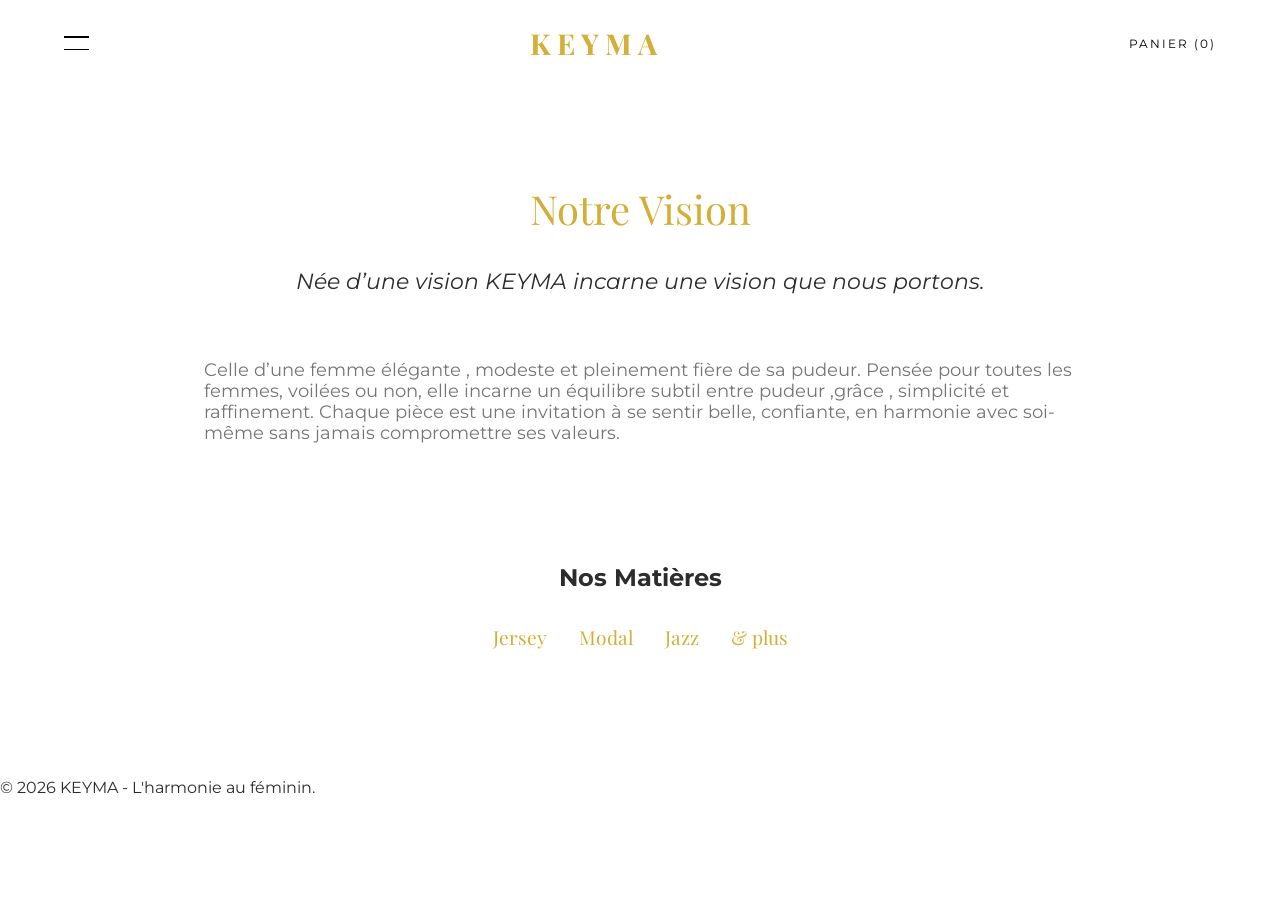
<file: about.html>
<!DOCTYPE html>
<html lang="fr">
<head>
    <meta charset="UTF-8">
    <meta name="viewport" content="width=device-width, initial-scale=1.0">
    <title>À Propos | KEYMA</title>
    <link rel="stylesheet" href="style.css">
    <link href="https://fonts.googleapis.com/css2?family=Playfair+Display:ital,wght@0,400;0,700;1,400&family=Montserrat:wght@300;400&display=swap" rel="stylesheet">
</head>
<body>

    <header>
        <nav class="navbar">
            <div class="nav-left">
                <input type="checkbox" id="menu-toggle">
                <label for="menu-toggle" class="hamburger"><span></span><span></span></label>
                <ul class="menu">
                    <li><a href="index.html">Accueil</a></li>
                    <li><a href="about.html">À Propos</a></li>
                    <li><a href="shop.html">Boutique</a></li>
                </ul>
            </div>
            <div class="nav-center"><a href="index.html" class="logo-gold">KEYMA</a></div>
            <div class="nav-right">
    
        
    </div>
    
    <a href="cart.html" class="cart-link">PANIER (<span id="cart-count">0</span>)</a>
</div>
        </nav>
    </header>

    <main class="about-container">
        <section class="about-hero">
            <h1>Notre Vision</h1>
            <p class="intro-text">Née d’une vision KEYMA incarne une vision que nous portons.</p>
        </section>

        <section class="about-content">
            <div class="about-text">
                <p>Celle d’une femme élégante , modeste et pleinement fière de sa pudeur.
                     Pensée pour toutes les femmes, voilées ou non, elle incarne un équilibre subtil entre pudeur ,grâce , simplicité et raffinement.
                      Chaque pièce est une invitation à se sentir belle, confiante, en harmonie avec soi-même sans jamais compromettre ses valeurs.</p>
            </div>
            
            
        </section>

        <section class="collections-preview">
            <h2>Nos Matières</h2>
            <div class="materials-grid">
                <span>Jersey</span>
                <span>Modal</span>
                <span>Jazz</span>
                <span>& plus</span>
            </div>
        </section>
    </main>

    <footer>
        <p>&copy; 2026 KEYMA - L'harmonie au féminin.</p>
    </footer>
    <script>
        // 1. Menu Profil (Toggle)
function toggleUserMenu(event) {
    event.preventDefault();
    const dropdown = document.getElementById('user-dropdown');
    if (dropdown) {
        dropdown.style.display = (dropdown.style.display === 'block') ? 'none' : 'block';
    }
}

// 2. Fermer le menu si on clique n'importe où ailleurs sur la page
window.addEventListener('click', function(event) {
    const dropdown = document.getElementById('user-dropdown');
    const userMenu = document.querySelector('.user-menu-container');
    
    // Si le menu est ouvert et qu'on clique en dehors de l'icône/menu
    if (dropdown && !userMenu.contains(event.target)) {
        dropdown.style.display = 'none';
    }
});

// 3. Gestion de la déconnexion
function handleLogout() {
    localStorage.removeItem('isLoggedIn'); 
    alert("Vous avez été déconnectée de l'univers KEYMA.");
    window.location.href = 'index.html';
}

// 4. Mise à jour du compteur panier (pour qu'il soit juste sur toutes les pages)
function updateCartCount() {
    const cart = JSON.parse(localStorage.getItem('keyma_cart')) || [];
    const countElement = document.getElementById('cart-count');
    if (countElement) {
        countElement.innerText = cart.length;
    }
}

// Lancer au chargement de n'importe quelle page
document.addEventListener('DOMContentLoaded', updateCartCount);
    </script>

</body>
</html>
</file>
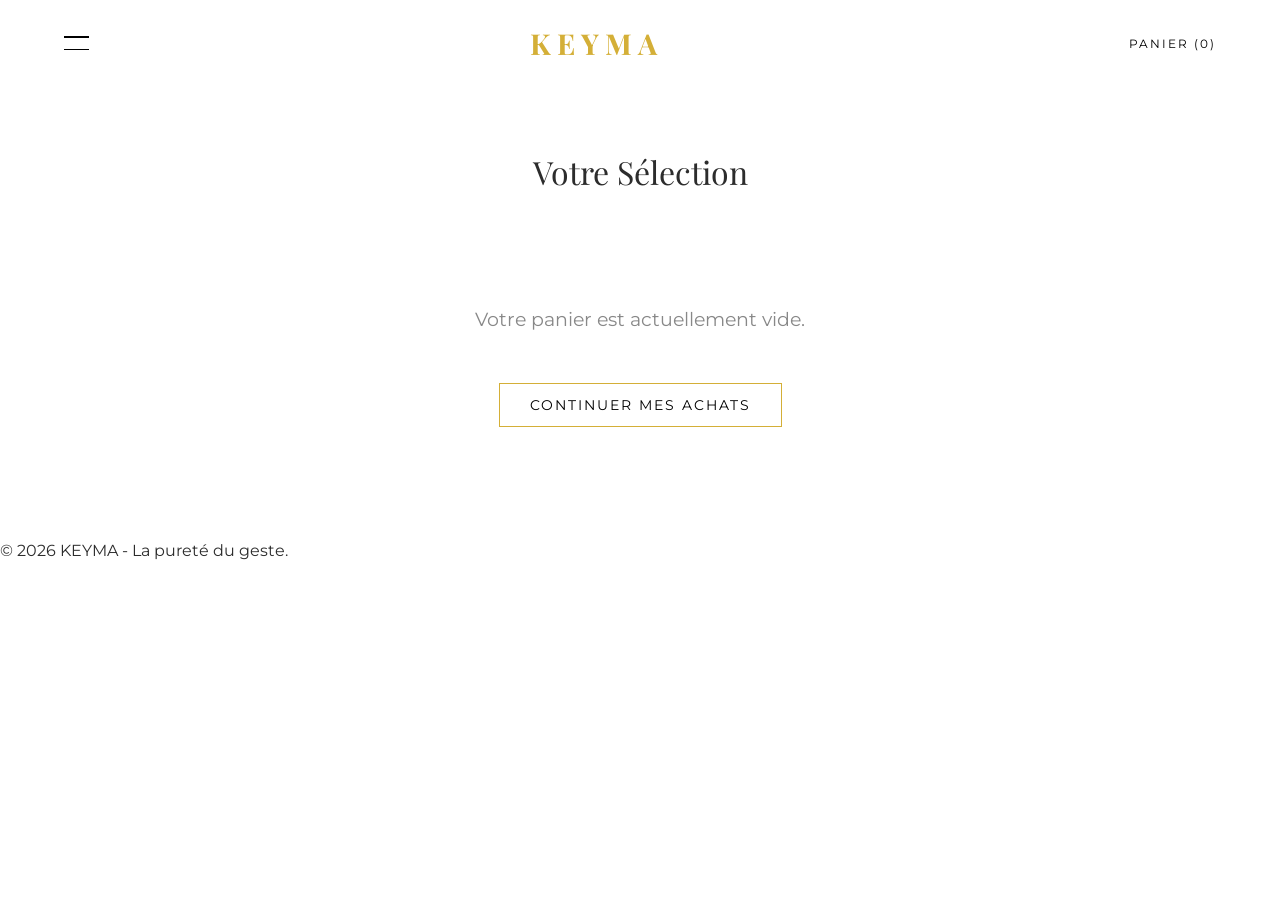
<file: cart.html>
<!DOCTYPE html>
<html lang="fr">
<head>
    <meta charset="UTF-8">
    <meta name="viewport" content="width=device-width, initial-scale=1.0">
    <title>Mon Panier | KEYMA</title>
    <link rel="stylesheet" href="style.css">
    <link href="https://fonts.googleapis.com/css2?family=Playfair+Display:ital,wght@0,400;0,700;1,400&family=Montserrat:wght@300;400&display=swap" rel="stylesheet">
</head>
<body>

    <header>
        <nav class="navbar">
            <div class="nav-left">
                <input type="checkbox" id="menu-toggle">
                <label for="menu-toggle" class="hamburger"><span></span><span></span></label>
                <ul class="menu">
                    <li><a href="index.html">Accueil</a></li>
                    <li><a href="about.html">À Propos</a></li>
                    <li><a href="shop.html">Boutique</a></li>
                </ul>
            </div>
            <div class="nav-center"><a href="index.html" class="logo-gold">KEYMA</a></div>
            <div class="nav-right">
    
        
    </div>
    
    <a href="cart.html" class="cart-link">PANIER (<span id="cart-count">0</span>)</a>
</div>
</div>
        </nav>
    </header>

    <main class="cart-page">
    <h1 class="cart-title">Votre Sélection</h1>

    <div id="empty-cart-msg" style="display: none; text-align: center; padding: 50px 0;">
        <p style="font-size: 1.2rem; color: #888; margin-bottom: 2rem;">Votre panier est actuellement vide.</p>
        <a href="shop.html" class="btn-outline-minimal">Continuer mes achats</a>
    </div>

    <div id="cart-content" class="cart-container">
        <div class="cart-items" id="items-list">
            </div>

        <aside class="cart-summary">
            <div class="summary-box">
                <h3>Résumé</h3>
                <div class="summary-line"><span>Total</span> <span id="cart-total-price">0 CFA</span></div>
                <a href="checkout.html" class="btn-checkout">Procéder au paiement</a>
            </div>
        </aside>
    </div>
</main>
            </aside>
        </div>
    </main>

    <footer>
        <p>&copy; 2026 KEYMA - La pureté du geste.</p>
    </footer>

    <script>

        // 1. Initialisation au chargement de la page
document.addEventListener('DOMContentLoaded', function() {
    const cart = JSON.parse(localStorage.getItem('keyma_cart')) || [];
    const emptyMsg = document.getElementById('empty-cart-msg');
    const cartContent = document.getElementById('cart-content');

    if (cart.length === 0) {
        emptyMsg.style.display = 'block';
        cartContent.style.display = 'none';
    } else {
        emptyMsg.style.display = 'none';
        cartContent.style.display = 'grid';
        renderCartItems(cart);
        updateCartTotal(); // Calcule le total dès l'ouverture
    }
    updateCartCount(); // Met à jour le badge (0)
});

// 2. Affichage des articles dans la liste
function renderCartItems(cart) {
    const list = document.getElementById('items-list');
    list.innerHTML = ''; 
    
    cart.forEach((item, index) => {
        // On s'assure que la quantité existe, sinon on met 1
        const qty = item.quantity || 1;
        
        list.innerHTML += `
            <div class="cart-item" style="display: flex; justify-content: space-between; align-items: center; margin-bottom: 15px; border-bottom: 1px solid #eee; padding-bottom: 10px;">
                <div class="item-info">
                    <h3 style="font-family: 'Playfair Display', serif; margin-bottom: 5px;">${item.name}</h3>
                    <p class="item-price" style="color: #D4AF37;">${item.price.toLocaleString()} CFA x ${qty}</p>
                </div>
                <div class="item-actions">
                    <button onclick="removeItem(${index})" style="background: none; border: none; color: #888; cursor: pointer; text-decoration: underline; font-size: 0.8rem;">Supprimer</button>
                </div>
            </div>
        `;
    });
}

// 3. Calcul et affichage du TOTAL
function updateCartTotal() {
    const cart = JSON.parse(localStorage.getItem('keyma_cart')) || [];
    const totalElement = document.getElementById('cart-total-price');
    
    const total = cart.reduce((sum, item) => {
        const qty = item.quantity || 1;
        return sum + (item.price * qty);
    }, 0);

    if (totalElement) {
        totalElement.innerText = total.toLocaleString() + " CFA";
    }
}

// 4. Supprimer un article
function removeItem(index) {
    let cart = JSON.parse(localStorage.getItem('keyma_cart')) || [];
    cart.splice(index, 1); // Retire l'élément à cet index
    localStorage.setItem('keyma_cart', JSON.stringify(cart));
    
    // On recharge l'affichage sans rafraîchir la page
    if (cart.length === 0) {
        location.reload(); // Plus simple pour afficher le message "Panier vide"
    } else {
        renderCartItems(cart);
        updateCartTotal();
        updateCartCount();
    }
}

// 5. Mise à jour du petit badge "PANIER (X)"
function updateCartCount() {
    const cart = JSON.parse(localStorage.getItem('keyma_cart')) || [];
    const countElement = document.getElementById('cart-count');
    if (countElement) {
        const totalQty = cart.reduce((sum, item) => sum + (item.quantity || 1), 0);
        countElement.innerText = totalQty;
    }
}

// --- FONCTIONS MENU & AUTH ---
function toggleUserMenu(event) {
    event.preventDefault();
    const dropdown = document.getElementById('user-dropdown');
    dropdown.style.display = (dropdown.style.display === 'block') ? 'none' : 'block';
}

function handleLogout() {
    localStorage.removeItem('isLoggedIn'); 
    alert("Vous avez été déconnectée de l'univers KEYMA.");
    window.location.href = 'index.html';
}
</script>

</body>
</html>
</file>
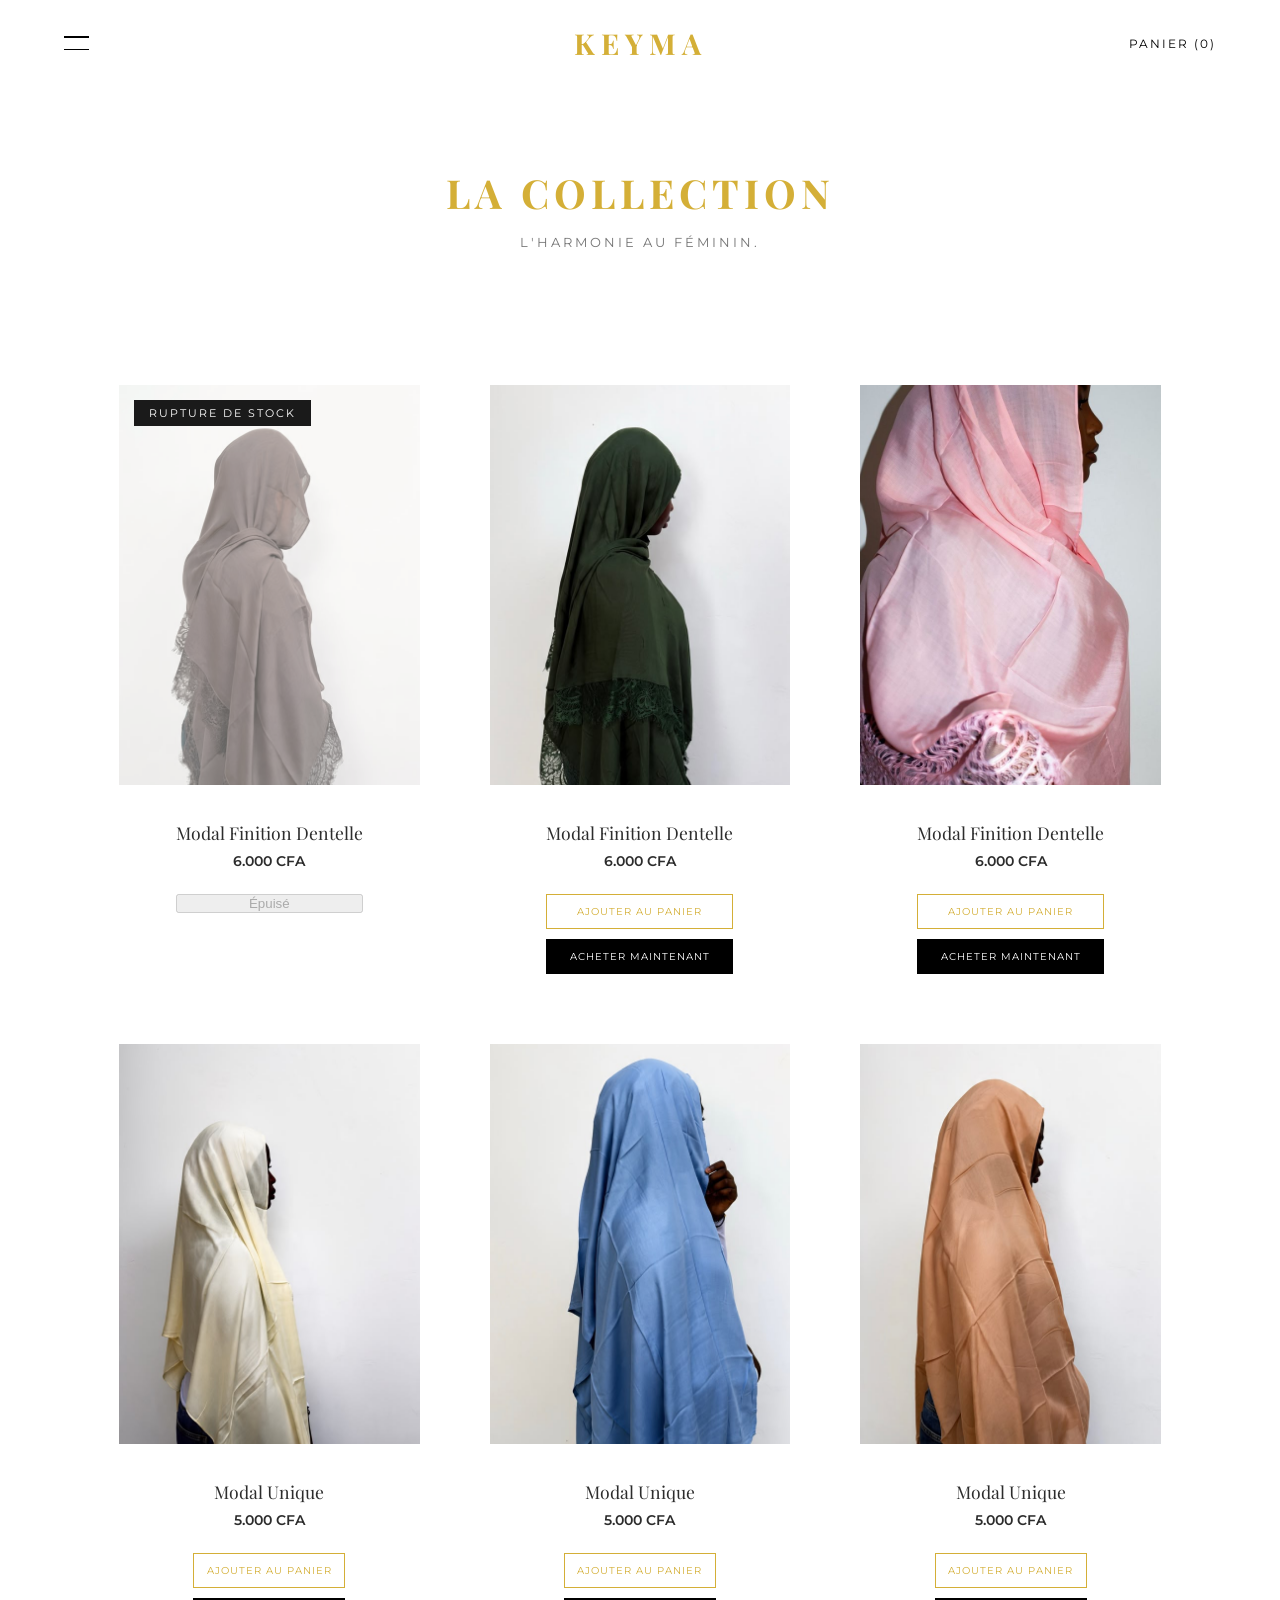
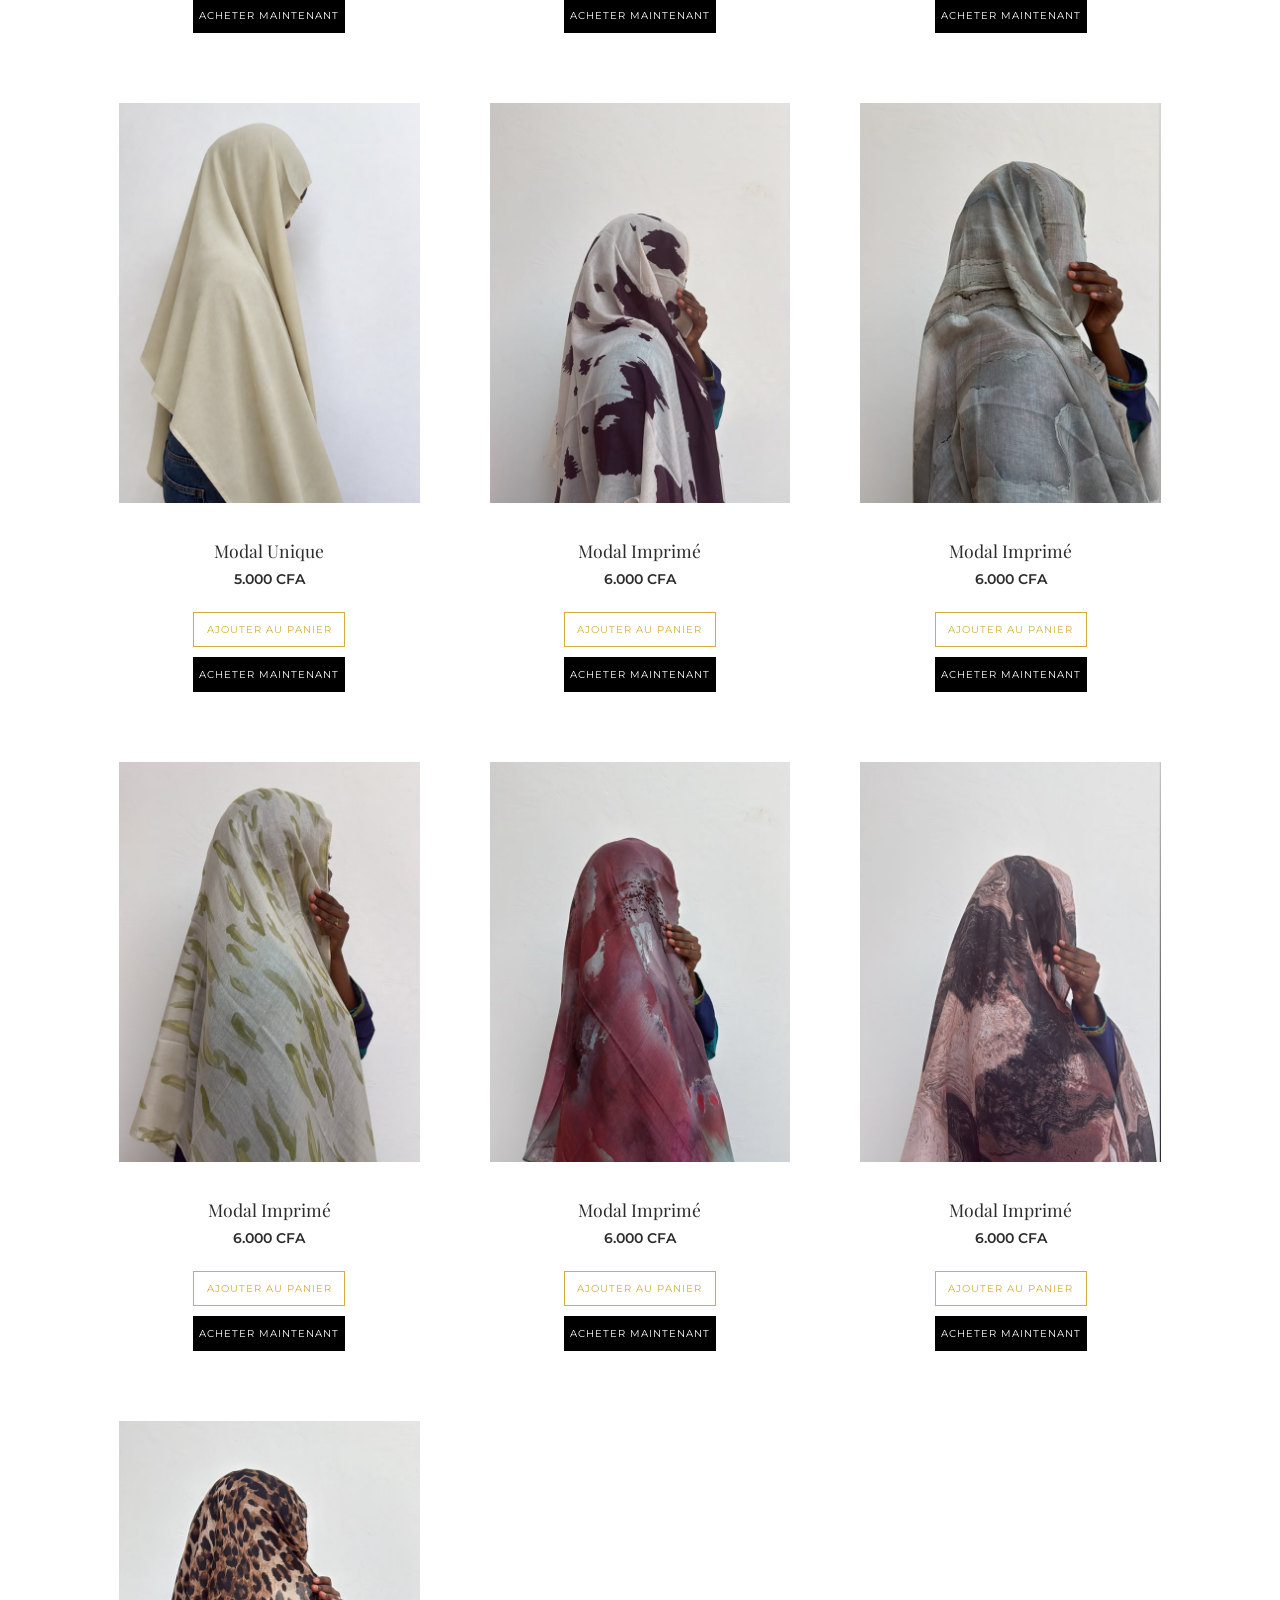
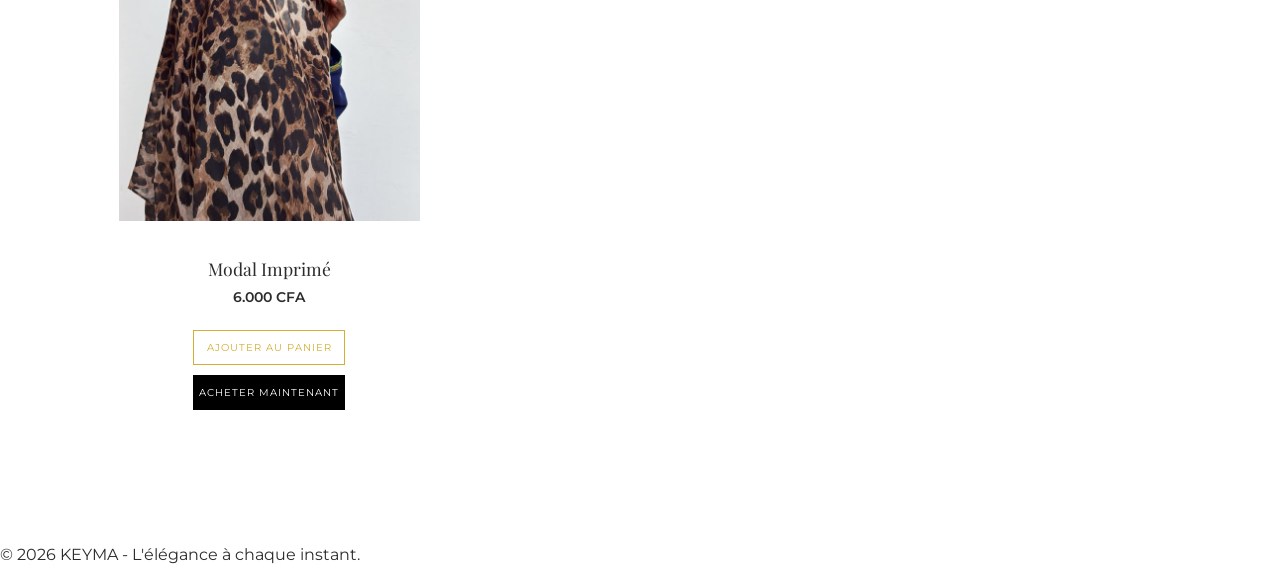
<file: checkout.html>
<!DOCTYPE html>
<html lang="fr">
<head>
    <meta charset="UTF-8">
    <meta name="viewport" content="width=device-width, initial-scale=1.0">
    <title>Finalisation | KEYMA</title>
    <link rel="stylesheet" href="style.css">
    <link href="https://fonts.googleapis.com/css2?family=Playfair+Display:wght@700&family=Montserrat:wght@300;400;600&display=swap" rel="stylesheet">
    <style>
        /* Styles pour les blocs d'avertissement et de paiement */
        .delivery-notice-box {
            background-color: #fcfbf9;
            border-left: 3px solid #d4af37;
            padding: 15px;
            margin: 15px 0;
            font-family: 'Montserrat', sans-serif;
        }
        .delivery-notice-box p {
            font-size: 0.8rem;
            line-height: 1.5;
            color: #1a1a1a;
            margin: 0 0 8px 0;
        }
        .delivery-notice-box p:last-child {
            margin-bottom: 0;
        }
        .payment-info-box {
            background-color: #fcfbf9;
            border: 1px dashed #1a1a1a;
            padding: 20px;
            margin-top: 20px;
            border-radius: 4px;
        }
        .payment-info-box p {
            font-family: 'Montserrat', sans-serif;
            font-size: 0.85rem;
            line-height: 1.6;
            color: #1a1a1a;
            margin: 0;
        }
        .payment-info-box strong {
            font-weight: 600;
            color: #000;
        }
        .select-minimal {
            width: 100%;
            padding: 15px 10px;
            border: none;
            border-bottom: 1px solid #ccc;
            background: transparent;
            font-family: 'Montserrat', sans-serif;
            font-size: 0.9rem;
            outline: none;
            margin-bottom: 15px;
            color: #1a1a1a;
            cursor: pointer;
        }
        .text-delivery {
            color: #707070;
            font-size: 0.9rem;
        }
    </style>
</head>
<body>

    <header>
        <nav class="navbar">
            <div class="nav-center"><a href="index.html" class="logo-gold">KEYMA</a></div>
        </nav>
    </header>

    <main class="checkout-refined">
        <section class="checkout-header">
            <h1 class="gold-title-small">Finalisation</h1>
            <p class="step-indicator">Livraison & Paiement</p>
        </section>

        <form action="https://formspree.io/f/mbdpdljo" method="POST" id="order-form" class="checkout-form">
            <input type="hidden" name="_subject" value="Nouvelle commande KEYMA ! ✨">
            <input type="hidden" name="Detail_Commande" id="hidden-cart-details">
            <input type="hidden" name="Total_A_Payer" id="hidden-total-price">

            <div class="checkout-form-section">
                <div class="info-block">
                    <h2 class="section-label">Vos Coordonnées</h2>
                    <div class="input-minimal-group">
                        <input type="text" name="Nom" placeholder="Nom complet" required>
                        <input type="tel" name="Telephone" placeholder="Numéro de téléphone (77/78/76/70...)" required>
                        
                        <select name="Zone_Livraison" id="zone-livraison" class="select-minimal" required>
                            <option value="" disabled selected>Choisir votre zone de livraison</option>
                            <option value="Standard" data-prix="2000">Livraison Standard (Dakar Ville) - 2 000 CFA</option>
                            <option value="Banlieue" data-prix="3000">Livraison Banlieue (Proche/Moyenne) - À partir de 3 000 CFA</option>
                            <option value="Regions-Hors-Sénégal" data-prix="0">Régions & Hors Sénégal - (Nous contacter)</option>
                        </select>
                        
                        <div class="delivery-notice-box">
                            <p><strong>📍 Infos Livraison Standard (2 000 CFA) :</strong> Plateau, Médina, Fass, Colobane, Gueule Tapée, Fann, Point E, Amitié, Sacré-Cœur, Mermoz, Ouakam, Ngor, Almadies, Yoff, Hann, Grand Dakar, Liberté 1 à 6, SICAP, Parcelles Assainies, Patte d’Oie, HLM, Nord Foire, Cité Mixta…</p>
                            <p><strong>🚗 Infos Livraison Banlieue (3 000 - 5 000 CFA) :</strong> Dalifort, Pikine, Guédiawaye, Thiaroye, Keur Massar, Zac Mbao, Yeumbeul, Malika, Mbao, Rufisque…</p>
                            <p>⚠️ <em>Pour les livraisons en banlieue, lors de votre achat, communiquez votre emplacement exact et on vous donnera le tarif exact. Merci pour votre compréhension !</em></p>
                            <p>ℹ️ <em><strong>PS :</strong> Pour les régions et ceux qui sont hors du Sénégal, veuillez nous contacter pour avoir plus d’informations, merci.</em></p>
                        </div>

                       
                    </div>
                </div>

                <div class="info-block">
                    <h2 class="section-label">Mode de Règlement</h2>
                    <p class="payment-instruction">Sélectionnez le mode de paiement souhaité :</p>
                     
                    <div class="payment-methods">
                        <label class="method-card">
                            <input type="radio" name="Paiement" value="Wave" checked>
                            <span class="method-design">
                                <span class="method-name">Wave</span>
                                <span class="method-dot"></span>
                            </span>
                        </label>

                        <label class="method-card">
                            <input type="radio" name="Paiement" value="Orange Money">
                            <span class="method-design">
                                <span class="method-name">Orange Money</span>
                                <span class="method-dot"></span>
                            </span>
                        </label>
                    </div>

                    <div class="payment-info-box">
                        <p>
                            ✨ <strong>Comment effectuer votre règlement ?</strong><br>
                            Vous pouvez effectuer le transfert sur ce numéro : <strong>+221 77 408 22 25</strong>.<br>
                            Puis envoyez-nous la capture sur WhatsApp sur le même numéro, merci.
                        </p>
                    </div>
                </div>
            </div>

            <aside class="checkout-summary-fixed">
                <div class="summary-card-light" id="cart-summary-display">
                    <h3>Votre Commande</h3>
                    <div class="summary-line total-line">
                        <span>Total</span>
                        <span id="final-total">0 CFA</span>
                    </div>
                    <button type="submit" class="btn-confirm-order">Confirmer la commande</button>
                    <p class="privacy-note">Vos données sont traitées avec soin par l'équipe KEYMA.</p>
                </div>
            </aside>
        </form>
    </main>

    <footer>
        <p>&copy; 2026 KEYMA - La pureté du geste.</p>
    </footer>

    <script>
        document.addEventListener('DOMContentLoaded', function() {
            const cart = JSON.parse(localStorage.getItem('keyma_cart')) || [];
            const summaryContainer = document.getElementById('cart-summary-display');
            const hiddenDetails = document.getElementById('hidden-cart-details');
            const hiddenTotal = document.getElementById('hidden-total-price');
            const zoneSelect = document.getElementById('zone-livraison');

            if (cart.length === 0) {
                alert("Votre panier est vide !");
                window.location.href = 'shop.html';
                return;
            }

            let sousTotalProduits = 0;
            let detailTexte = "";
            let htmlArticles = "";

            // Construction de la liste des produits du panier
            cart.forEach(item => {
                const qty = item.quantity || 1;
                const price = parseInt(item.price);
                const subtotal = price * qty;
                sousTotalProduits += subtotal;
                
                detailTexte += `${qty}x ${item.name} (${subtotal} CFA) | `;
                
                htmlArticles += `
                    <div class="summary-line">
                        <span>${qty}x ${item.name}</span>
                        <span>${subtotal.toLocaleString()} CFA</span>
                    </div>
                `;
            });

            // Fonction pour mettre à jour le prix total avec la livraison choisie
            function majAffichageCommande() {
                const optionSelectionnee = zoneSelect.options[zoneSelect.selectedIndex];
                const prixLivraison = optionSelectionnee && optionSelectionnee.dataset.prix ? parseInt(optionSelectionnee.dataset.prix) : 0;
                const totalGeneral = sousTotalProduits + prixLivraison;

                let htmlContent = "<h3>Votre Commande</h3>" + htmlArticles;

                // Affichage des frais si applicables
                if (prixLivraison > 0) {
                    htmlContent += `
                        <div class="summary-line text-delivery">
                            <span>Frais de livraison (${optionSelectionnee.value})</span>
                            <span>+ ${prixLivraison.toLocaleString()} CFA</span>
                        </div>
                    `;
                } else if (optionSelectionnee.value === "Regions-Hors-Sénégal") {
                    htmlContent += `
                        <div class="summary-line text-delivery">
                            <span>Livraison (Régions/Hors SN)</span>
                            <span>À calculer (Contactez-nous)</span>
                        </div>
                    `;
                }

                // Ligne du total dynamique
                htmlContent += `
                    <div class="summary-line total-line">
                        <span>Total</span>
                        <span>${totalGeneral.toLocaleString()} CFA</span>
                    </div>
                `;

                // Injection du bouton de soumission
                htmlContent += `
                    <button type="submit" class="btn-confirm-order">Confirmer la commande</button>
                    <p class="privacy-note">Vos données sont traitées avec soin par l'équipe KEYMA.</p>
                `;

                summaryContainer.innerHTML = htmlContent;

                // Envoi des infos finales formatées pour Formspree
                let texteFinalFormspree = detailTexte;
                if (optionSelectionnee.value) {
                    texteFinalFormspree += ` | Zone choisie : ${optionSelectionnee.text}`;
                }
                hiddenDetails.value = texteFinalFormspree;
                hiddenTotal.value = totalGeneral.toLocaleString() + " CFA";
            }

            // Écouteur sur le changement de choix de l'adresse
            zoneSelect.addEventListener('change', majAffichageCommande);

            // Premier calcul automatique au chargement initial
            majAffichageCommande();
        });

        // Nettoyage du panier local après la commande
        document.getElementById('order-form').addEventListener('submit', function() {
            localStorage.removeItem('keyma_cart');
        });
    </script>
</body>
</html>
</file>
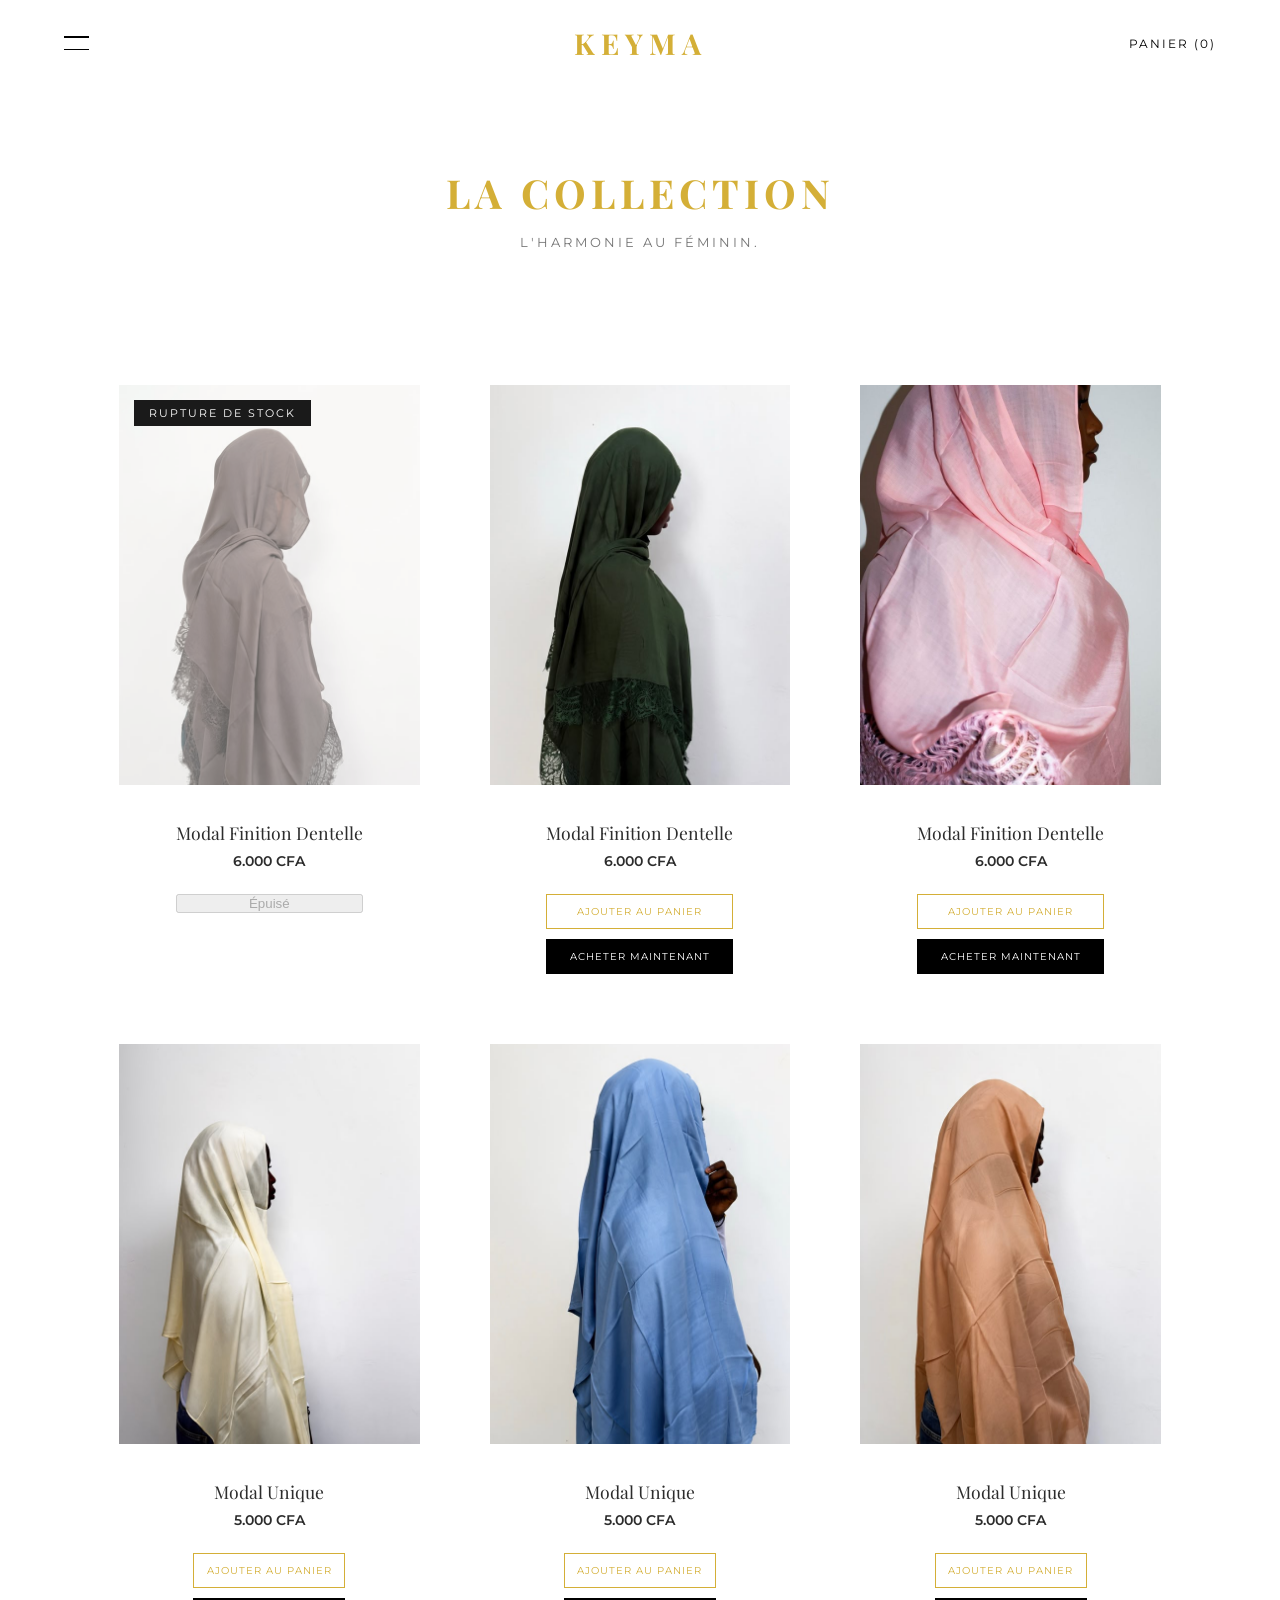
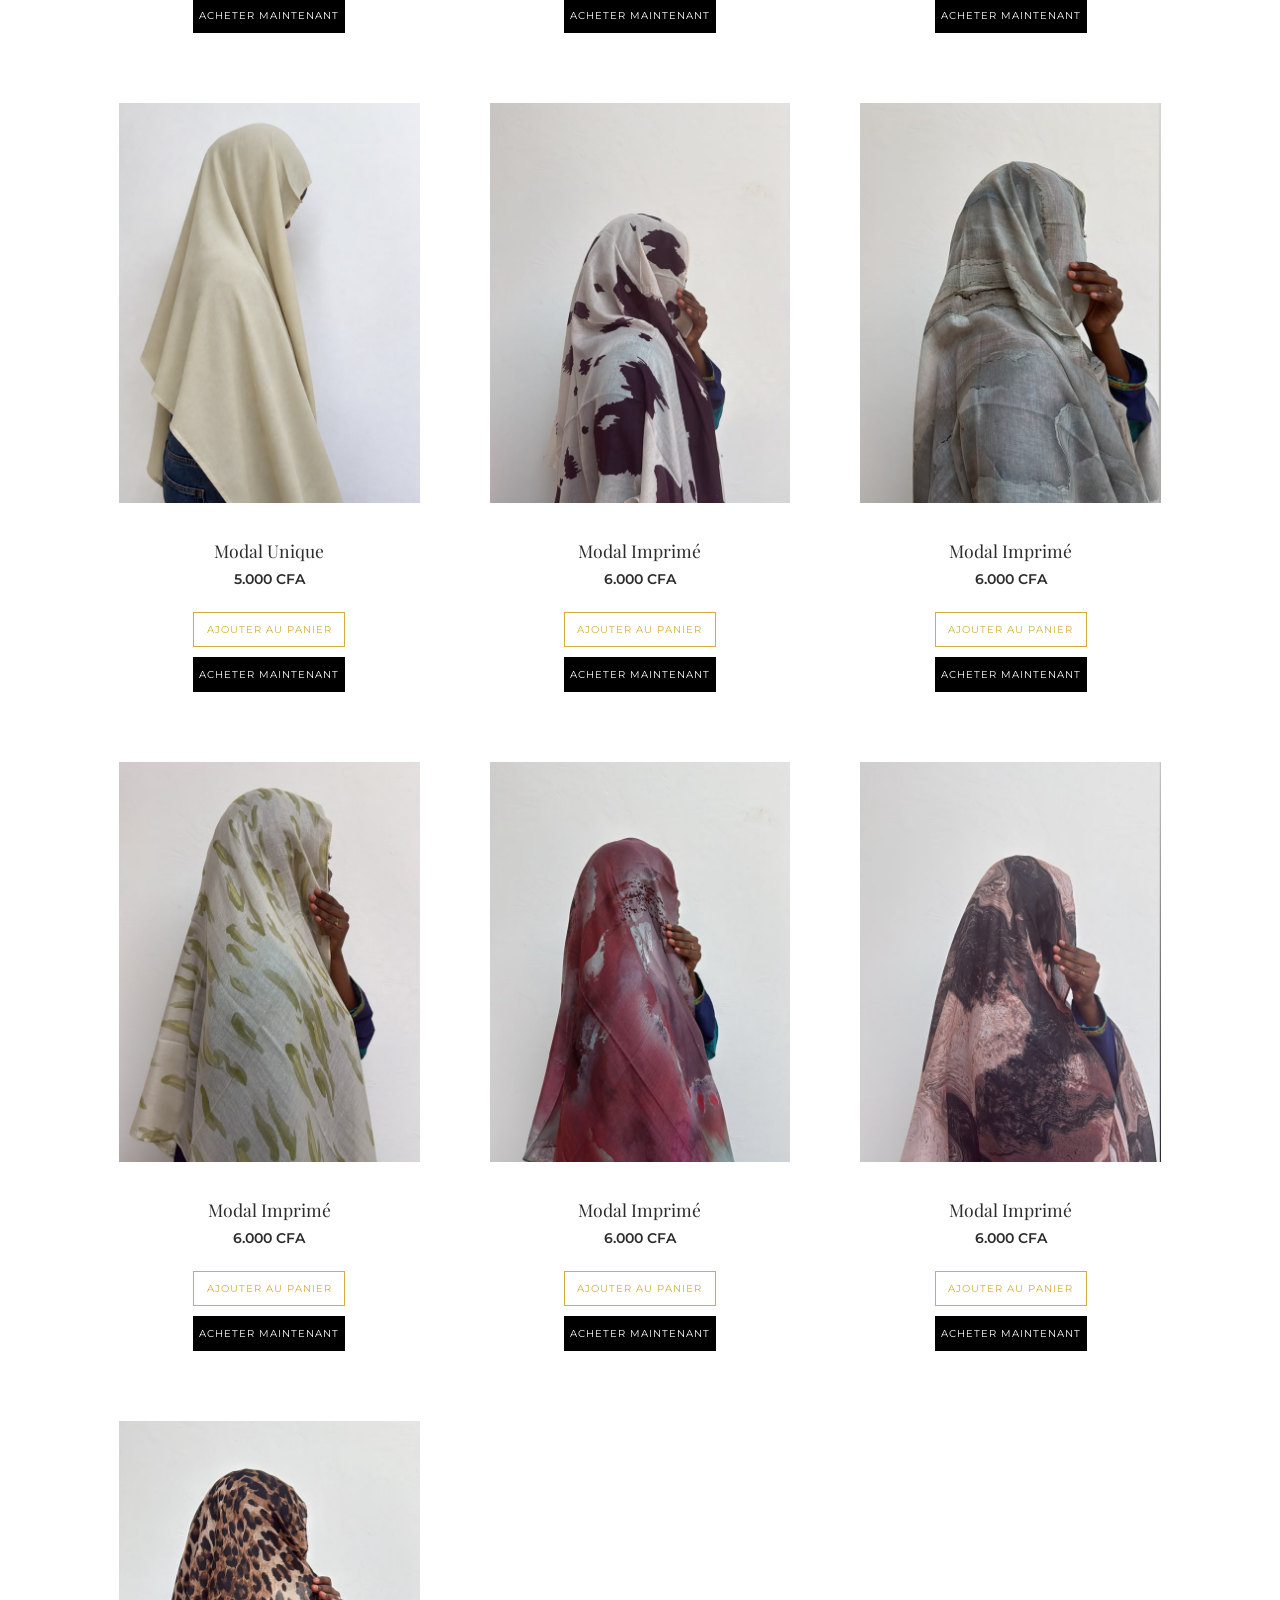
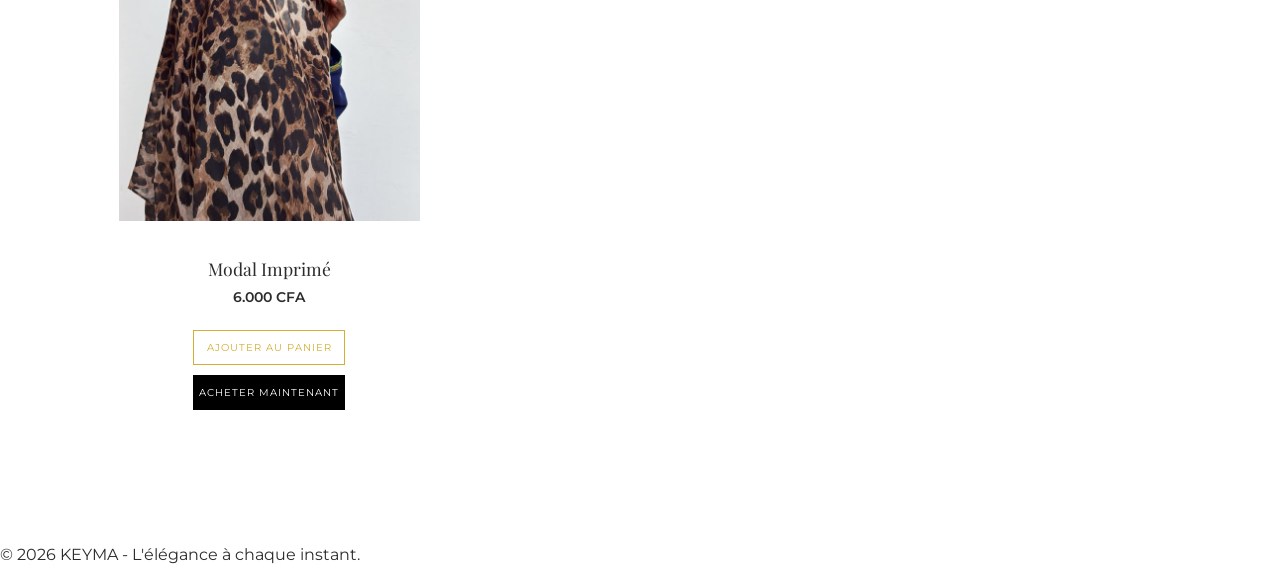
<file: shop.html>
<!DOCTYPE html>
<html lang="fr">
<head>
    <meta charset="UTF-8">
    <meta name="viewport" content="width=device-width, initial-scale=1.0">
    <title>La Collection | KEYMA</title>
    <link rel="stylesheet" href="style.css">
    <link href="https://fonts.googleapis.com/css2?family=Playfair+Display:ital,wght@0,400;0,700;1,400&family=Montserrat:wght@300;400&display=swap" rel="stylesheet">
</head>
<body>

    <header>
        <nav class="navbar">
            <div class="nav-left">
                <input type="checkbox" id="menu-toggle">
                <label for="menu-toggle" class="hamburger"><span></span><span></span></label>
                <ul class="menu">
                    <li><a href="index.html">Accueil</a></li>
                    <li><a href="about.html">À Propos</a></li>
                </ul>
            </div>
            
            <div class="nav-center">
                <a href="index.html" class="logo-gold">KEYMA</a>
            </div>
            
            <div class="nav-right">
                <a href="cart.html" class="cart-link">PANIER (<span id="cart-count">0</span>)</a>
            </div>
        </nav>
    </header>

    <main class="shop-page">
        <header class="shop-header">
            <h1 class="gold-title-small">La Collection</h1>
            <p class="shop-intro">L'harmonie au féminin.</p>
        </header>

        <section class="products-grid">
            
            <article class="product-card out-of-stock">
    <div class="product-img-wrapper">
        <img src="asset/img/modal.finition.dentelle1.jpeg" alt="Modal Finition Dentelle 1" class="product-img">
        <span class="stock-badge">Rupture de stock</span>
    </div>
    <div class="product-info">
        <h3>Modal Finition Dentelle</h3>
        <p class="price">6.000 CFA</p>
        <div class="product-actions">
            <button class="btn-disabled" disabled>Épuisé</button>
        </div>
    </div>
</article>

            <article class="product-card">
                <div class="product-img-wrapper">
                    <img src="asset/img/modal.finition.dentelle.2.jpeg.jpeg" alt="Modal Finition Dentelle 2" class="product-img">
                </div>
                <div class="product-info">
                    <h3>Modal Finition Dentelle</h3>
                    <p class="price">6.000 CFA</p>
                    <div class="product-actions">
                        <button class="btn-add-cart" onclick="addToCart('Modal Finition Dentelle - Option 2', 6000, 'asset/img/modal.finition.dentelle.2.jpeg.jpeg')">Ajouter au panier</button>
                        <button class="btn-buy-now" onclick="buyNow('Modal Finition Dentelle - Option 2', 6000, 'asset/img/modal.finition.dentelle.2.jpeg.jpeg')">Acheter maintenant</button>
                    </div>
                </div>
            </article>

                        <article class="product-card">
                <div class="product-img-wrapper">
                    <img src="asset/img/Modal-finition-dentelle-rose.jpeg" alt="Modal Finition Dentelle 2" class="product-img">
                </div>
                <div class="product-info">
                    <h3>Modal Finition Dentelle</h3>
                    <p class="price">6.000 CFA</p>
                    <div class="product-actions">
                        <button class="btn-add-cart" onclick="addToCart('Modal Finition Dentelle - Option 2', 6000, 'asset/img/Modal-finition-dentelle-rose.jpeg')">Ajouter au panier</button>
                        <button class="btn-buy-now" onclick="buyNow('Modal Finition Dentelle - Option 2', 6000, 'asset/img/Modal-finition-dentelle-rose.jpeg')">Acheter maintenant</button>
                    </div>
                </div>
            </article>

            <article class="product-card">
                <div class="product-img-wrapper">
                    <img src="asset/img/modal.unique.1.jpeg" alt="Modal Unique 1" class="product-img">
                </div>
                <div class="product-info">
                    <h3>Modal Unique</h3>
                    <p class="price">5.000 CFA</p>
                    <div class="product-actions">
                        <button class="btn-add-cart" onclick="addToCart('Modal Unique - Option 1', 5000, 'asset/img/modal.unique.1.jpeg')">Ajouter au panier</button>
                        <button class="btn-buy-now" onclick="buyNow('Modal Unique - Option 1', 5000, 'asset/img/modal.unique.1.jpeg')">Acheter maintenant</button>
                    </div>
                </div>
            </article>

            <article class="product-card">
                <div class="product-img-wrapper">
                    <img src="asset/img/modal.unique.2.jpeg" alt="Modal Unique 2" class="product-img">
                </div>
                <div class="product-info">
                    <h3>Modal Unique</h3>
                    <p class="price">5.000 CFA</p>
                    <div class="product-actions">
                        <button class="btn-add-cart" onclick="addToCart('Modal Unique - Option 2', 5000, 'asset/img/modal.unique.2.jpeg')">Ajouter au panier</button>
                        <button class="btn-buy-now" onclick="buyNow('Modal Unique - Option 2', 5000, 'asset/img/modal.unique.2.jpeg')">Acheter maintenant</button>
                    </div>
                </div>
            </article>

            <article class="product-card">
                <div class="product-img-wrapper">
                    <img src="asset/img/modal.unique.3.jpeg" alt="Modal Unique 3" class="product-img">
                </div>
                <div class="product-info">
                    <h3>Modal Unique</h3>
                    <p class="price">5.000 CFA</p>
                    <div class="product-actions">
                        <button class="btn-add-cart" onclick="addToCart('Modal Unique - Option 3', 5000, 'asset/img/modal.unique.3.jpeg')">Ajouter au panier</button>
                        <button class="btn-buy-now" onclick="buyNow('Modal Unique - Option 3', 5000, 'asset/img/modal.unique.3.jpeg')">Acheter maintenant</button>
                    </div>
                </div>
            </article>

            <article class="product-card">
                <div class="product-img-wrapper">
                    <img src="asset/img/modal.unique.4.jpeg" alt="Modal Unique 4" class="product-img">
                </div>
                <div class="product-info">
                    <h3>Modal Unique</h3>
                    <p class="price">5.000 CFA</p>
                    <div class="product-actions">
                        <button class="btn-add-cart" onclick="addToCart('Modal Unique - Option 4', 5000, 'asset/img/modal.unique.4.jpeg')">Ajouter au panier</button>
                        <button class="btn-buy-now" onclick="buyNow('Modal Unique - Option 4', 5000, 'asset/img/modal.unique.4.jpeg')">Acheter maintenant</button>
                    </div>
                </div>
            </article>

            <article class="product-card">
                <div class="product-img-wrapper">
                    <img src="asset/img/modal.imprimé.1.jpeg" alt="Modal Imprimé 1" class="product-img">
                </div>
                <div class="product-info">
                    <h3>Modal Imprimé</h3>
                    <p class="price">6.000 CFA</p>
                    <div class="product-actions">
                        <button class="btn-add-cart" onclick="addToCart('Modal Imprimé - Option 1', 6000, 'asset/img/modal.imprimé.1.jpeg')">Ajouter au panier</button>
                        <button class="btn-buy-now" onclick="buyNow('Modal Imprimé - Option 1', 6000, 'asset/img/modal.imprimé.1.jpeg')">Acheter maintenant</button>
                    </div>
                </div>
            </article>

            <article class="product-card">
                <div class="product-img-wrapper">
                    <img src="asset/img/modal.imprimé.2.jpeg" alt="Modal Imprimé 2" class="product-img">
                </div>
                <div class="product-info">
                    <h3>Modal Imprimé</h3>
                    <p class="price">6.000 CFA</p>
                    <div class="product-actions">
                        <button class="btn-add-cart" onclick="addToCart('Modal Imprimé - Option 2', 6000, 'asset/img/modal.imprimé.2.jpeg')">Ajouter au panier</button>
                        <button class="btn-buy-now" onclick="buyNow('Modal Imprimé - Option 2', 6000, 'asset/img/modal.imprimé.2.jpeg')">Acheter maintenant</button>
                    </div>
                </div>
            </article>

            <article class="product-card">
                <div class="product-img-wrapper">
                    <img src="asset/img/modal.imprimé.3.jpeg" alt="Modal Imprimé 3" class="product-img">
                </div>
                <div class="product-info">
                    <h3>Modal Imprimé</h3>
                    <p class="price">6.000 CFA</p>
                    <div class="product-actions">
                        <button class="btn-add-cart" onclick="addToCart('Modal Imprimé - Option 3', 6000, 'asset/img/modal.imprimé.3.jpeg')">Ajouter au panier</button>
                        <button class="btn-buy-now" onclick="buyNow('Modal Imprimé - Option 3', 6000, 'asset/img/modal.imprimé.3.jpeg')">Acheter maintenant</button>
                    </div>
                </div>
            </article>

            <article class="product-card">
                <div class="product-img-wrapper">
                    <img src="asset/img/modal.imprimé.4.jpeg" alt="Modal Imprimé 4" class="product-img">
                </div>
                <div class="product-info">
                    <h3>Modal Imprimé</h3>
                    <p class="price">6.000 CFA</p>
                    <div class="product-actions">
                        <button class="btn-add-cart" onclick="addToCart('Modal Imprimé - Option 4', 6000, 'asset/img/modal.imprimé.4.jpeg')">Ajouter au panier</button>
                        <button class="btn-buy-now" onclick="buyNow('Modal Imprimé - Option 4', 6000, 'asset/img/modal.imprimé.4.jpeg')">Acheter maintenant</button>
                    </div>
                </div>
            </article>

            <article class="product-card">
                <div class="product-img-wrapper">
                    <img src="asset/img/modal.imprimé.5.jpeg" alt="Modal Imprimé 5" class="product-img">
                </div>
                <div class="product-info">
                    <h3>Modal Imprimé</h3>
                    <p class="price">6.000 CFA</p>
                    <div class="product-actions">
                        <button class="btn-add-cart" onclick="addToCart('Modal Imprimé - Option 5', 6000, 'asset/img/modal.imprimé.5.jpeg')">Ajouter au panier</button>
                        <button class="btn-buy-now" onclick="buyNow('Modal Imprimé - Option 5', 6000, 'asset/img/modal.imprimé.5.jpeg')">Acheter maintenant</button>
                    </div>
                </div>
            </article>

            <article class="product-card">
                <div class="product-img-wrapper">
                    <img src="asset/img/modal.imprimé.6.jpeg" alt="Modal Imprimé 6" class="product-img">
                </div>
                <div class="product-info">
                    <h3>Modal Imprimé</h3>
                    <p class="price">6.000 CFA</p>
                    <div class="product-actions">
                        <button class="btn-add-cart" onclick="addToCart('Modal Imprimé - Option 6', 6000, 'asset/img/modal.imprimé.6.jpeg')">Ajouter au panier</button>
                        <button class="btn-buy-now" onclick="buyNow('Modal Imprimé - Option 6', 6000, 'asset/img/modal.imprimé.6.jpeg')">Acheter maintenant</button>
                    </div>
                </div>
            </article>

        </section>
    </main>

    <footer>
        <p>&copy; 2026 KEYMA - L'élégance à chaque instant.</p>
    </footer>

    <script>
        function updateCartCount() {
            const cart = JSON.parse(localStorage.getItem('keyma_cart')) || [];
            const countElement = document.getElementById('cart-count');
            if (countElement) {
                const totalQty = cart.reduce((sum, item) => sum + (item.quantity || 1), 0);
                countElement.innerText = totalQty;
            }
        }

        function addToCart(name, price, image) {
            let cart = JSON.parse(localStorage.getItem('keyma_cart')) || [];
            const existingProduct = cart.find(item => item.name === name);

            if (existingProduct) {
                existingProduct.quantity += 1;
            } else {
                cart.push({ 
                    name: name, 
                    price: price, 
                    image: image, 
                    quantity: 1 
                });
            }

            localStorage.setItem('keyma_cart', JSON.stringify(cart));
            updateCartCount();
            alert(name + " a été ajouté à votre sélection ✨");
        }

        function buyNow(name, price, image) {
            addToCart(name, price, image);
            window.location.href = 'checkout.html';
        }

        document.addEventListener('DOMContentLoaded', updateCartCount);
    </script>
</body>
</html>
</file>
<file: style.css>
/* ==========================================================================
   VARIABLES, RESET & BASES
   ========================================================================== */
:root {
    --blanc-pur: #FFFFFF;
    --blanc-casse: #F9F7F2; /* Un ton sable très léger */
    --gris-doux: #757575;
    --or-pale: #D4AF37; /* Pour de petites touches d'élégance */
    --noir-leger: #2C2C2C;
    --font-titre: 'Playfair Display', serif;
    --font-corps: 'Montserrat', sans-serif;
}

* {
    margin: 0;
    padding: 0;
    box-sizing: border-box;
}

body {
    font-family: var(--font-corps);
    background-color: #fff;
    color: var(--noir-leger);
    overflow-x: hidden;
    transition: transform 0.3s ease-in-out; /* Permet la glissade fluide de toute la page */
}

/* ==========================================================================
   NAVIGATION (NAVBAR)
   ========================================================================== */
.navbar {
    display: flex;
    justify-content: space-between;
    align-items: center;
    padding: 1.5rem 5%;
    background-color: #fff;
    position: relative;
}

.nav-left {
    flex: 1;
}

.nav-center {
    flex: 1;
    text-align: center;
}

.logo-gold {
    font-family: var(--font-titre);
    font-size: 1.8rem;
    color: var(--or-pale);
    text-decoration: none;
    letter-spacing: 6px;
    font-weight: 700;
    text-transform: uppercase;
}

.nav-right {
    flex: 1;
    display: flex;
    justify-content: flex-end;
    align-items: center;
    gap: 25px;
}

.cart-link {
    color: #000000;
    text-decoration: none;
    font-size: 0.75rem;
    letter-spacing: 2px;
    font-weight: 400;
}

/* --- MENU BURGER RESPONSIVE & COULISSANT --- */
#menu-toggle { 
    display: none; 
}

.hamburger {
    cursor: pointer;
    display: flex;
    flex-direction: column;
    width: 25px;
    position: relative;
    z-index: 100000 !important; /* Passe devant le menu blanc */
    justify-content: space-between;
    height: 14px;
    transition: all 0.3s ease-in-out;
}

.hamburger span {
    background: #000;
    height: 1.5px;
    width: 100%;
    transition: all 0.4s ease-in-out;
}

.menu {
    position: fixed;
    top: 0;
    left: -300px; /* Caché par défaut à gauche */
    width: 280px;  /* Largeur fixe idéale sur PC */
    height: 100vh;
    background: #fff;
    display: flex;
    flex-direction: column;
    padding: 80px 30px 40px 30px;
    gap: 25px;
    list-style: none;
    z-index: 99999 !important;
    transition: left 0.3s ease-in-out;
    box-shadow: 5px 0 15px rgba(0,0,0,0.05);
}

/* --- LOGIQUE D'OUVERTURE ET ANIMATION DE LA CROIX --- */
#menu-toggle:checked ~ .menu {
    left: 0;
}

#menu-toggle:checked ~ .hamburger span:nth-child(1) {
    transform: translateY(6px) rotate(45deg);
}

#menu-toggle:checked ~ .hamburger span:nth-child(2) {
    opacity: 0;
}

#menu-toggle:checked ~ .hamburger span:nth-child(3) {
    transform: translateY(-6px) rotate(-45deg);
}

.menu li { 
    margin: 0; 
}

.menu a {
    text-decoration: none;
    color: #000;
    text-transform: uppercase;
    font-size: 0.9rem;
    letter-spacing: 2px;
}

/* --- MENU UTILISATEUR DROPDOWN --- */
.user-menu-container {
    position: relative;
}

.user-icon {
    color: var(--noir-leger);
    display: flex;
    align-items: center;
}

.user-dropdown {
    display: none;
    position: absolute;
    top: 30px;
    right: 0;
    background: white;
    border: 1px solid #eee;
    min-width: 150px;
    box-shadow: 0 10px 20px rgba(0,0,0,0.05);
    z-index: 1000;
    text-align: left;
}

.user-dropdown a {
    display: block;
    padding: 12px 20px;
    font-size: 0.75rem;
    text-transform: uppercase;
    letter-spacing: 1px;
    color: var(--noir-leger);
    text-decoration: none;
    transition: 0.3s;
}

.user-dropdown a:hover {
    background: var(--blanc-casse);
    color: var(--or-pale);
}

/* ==========================================================================
   SECTION HERO - ACCUEIL (POSITION ABSOLUE STRICTE PC & MOBILE)
   ========================================================================== */
.hero {
    height: 75vh;
    position: relative; 
    background: url('asset/img/hero.jpeg') no-repeat center center/cover !important;
    display: block !important; 
}

.hero-content {
    position: absolute !important;
    bottom: 50px; /* Position parfaite juste au-dessus du mot KEYMA doré */
    left: 50% !important;
    transform: translateX(-50%) !important; 
    width: auto !important;
    max-width: 100% !important;
    padding: 0 !important;
    z-index: 10 !important;
}

/* LE BOUTON UNIQUE (PC & MOBILE) */
.hero-content .btn-primary {
    display: inline-block !important;
    padding: 10px 35px !important; /* Même taille partout */
    background-color: #ffffff !important; 
    color: #1a1a1a !important;
    text-transform: uppercase !important;
    font-family: 'Montserrat', sans-serif !important;
    font-size: 0.75rem !important; /* Même taille de texte partout */
    font-weight: 500 !important;
    letter-spacing: 3px !important;
    text-decoration: none !important;
    border: 1px solid #1a1a1a !important;
    box-shadow: 0 2px 10px rgba(0, 0, 0, 0.05) !important;
    transition: all 0.3s ease-in-out !important;
    margin: 0 !important;
    white-space: nowrap !important; /* Évite que le texte du bouton ne se coupe sur deux lignes */
}

.hero-content .btn-primary:hover {
    background-color: #1a1a1a !important;
    color: #ffffff !important;
    transform: translateY(-1px) !important;
}
/* ==========================================================================
   BOUTON EXPLORER LA COLLECTION (STYLE LUXE ORIGINAL)
   ========================================================================== */
.btn-primary {
    display: inline-block;
    padding: 16px 45px;          /* Un beau volume généreux et équilibré */
    background-color: #ffffff;   /* Fond blanc pur opaque */
    color: #1a1a1a;              /* Texte noir léger chic */
    text-transform: uppercase;   /* Lettres capitales obligatoires */
    font-family: 'Montserrat', sans-serif;
    font-size: 0.8rem;           /* Texte petit et raffiné */
    font-weight: 400;
    letter-spacing: 3px;         /* Grand espacement des lettres style éditorial */
    text-decoration: none;       /* Supprime le soulignement par défaut */
    border: 1px solid #1a1a1a;   /* Fine bordure noire ultra nette */
    box-shadow: 0 4px 15px rgba(0, 0, 0, 0.08); /* L'ombre subtile qui le fait ressortir */
    transition: all 0.3s ease-in-out; /* Transition fluide pour le survol */
    margin-top: 0 !important;    /* Parfaitement centré car plus de texte au-dessus */
}

.btn-primary:hover {
    background-color: #1a1a1a;   /* Le bouton devient noir au survol */
    color: #ffffff;              /* Le texte passe en blanc */
    transform: translateY(-2px); /* Il s'élève très légèrement */
    box-shadow: 0 6px 20px rgba(0, 0, 0, 0.12); /* L'ombre s'accentue au survol */
}

@keyframes fadeIn {
    from {
        opacity: 0;
        transform: translateY(20px);
    }
    to {
        opacity: 1;
        transform: translateY(0);
    }
}

/* ==========================================================================
   SECTION BOUTIQUE
   ========================================================================== */
.shop-page {
    max-width: 1200px;
    margin: 5rem auto;
    padding: 0 5%;
}

.shop-header {
    text-align: center;
    margin-bottom: 5rem;
}

.shop-intro {
    font-size: 0.8rem;
    text-transform: uppercase;
    letter-spacing: 3px;
    color: var(--gris-doux);
    margin-top: 1rem;
}

.products-grid, .products, .shop-page .products {
    display: grid !important;
    grid-template-columns: repeat(3, 1fr) !important; /* Fixe STRICTEMENT 3 colonnes sur PC */
    gap: 40px !important; 
    padding: 40px 0 !important;
    max-width: 1200px !important;
    margin: 0 auto !important;
}

.product-card {
    display: flex !important;
    flex-direction: column !important;
    align-items: center !important;
    text-align: center !important;
    background: #fff !important;
    padding: 15px !important;
    width: 100% !important;
    height: auto !important;
}

.product-img-wrapper {
    width: 100% !important;
    height: 400px !important;
    overflow: hidden !important;
    margin-bottom: 20px !important;
    background-color: var(--blanc-casse);
}

.product-img {
    width: 100% !important;
    height: 100% !important;
    object-fit: cover !important;
}

.product-info h3 {
    font-family: var(--font-titre);
    font-size: 1.1rem;
    margin: 1rem 0 0.5rem;
    font-weight: 400;
}

.price {
    font-weight: 600;
    font-size: 0.9rem;
    margin-bottom: 1.5rem;
}

.product-actions {
    display: flex !important;
    flex-direction: column !important;
    gap: 10px !important;
    width: 100% !important;
    max-width: 200px !important;
    margin-top: auto !important;
}

.btn-add-cart, .btn-buy-now {
    width: 100% !important;
    padding: 12px !important;
    cursor: pointer;
    font-family: 'Montserrat', sans-serif;
    font-size: 0.8rem;
    letter-spacing: 1px;
    text-transform: uppercase;
}

.btn-add-cart {
    background: transparent;
    border: 1px solid var(--or-pale);
    color: var(--or-pale);
}

.btn-buy-now {
    background: #000;
    border: 1px solid #000;
    color: #fff;
}
/* --- STYLES POUR LES PRODUITS ÉPUISÉS --- */

/* 1. Opacité subtile sur l'image pour montrer que le produit n'est pas disponible */
.product-card.out-of-stock .product-img {
    filter: grayscale(30%);
    opacity: 0.6;
}

/* 2. Positionnement du badge "Épuisé" sur l'image */
.product-img-wrapper {
    position: relative; /* Indispensable pour placer le badge */
}

.stock-badge {
    position: absolute;
    top: 15px;
    left: 15px;
    background-color: #1a1a1a; /* Noir chic */
    color: #fff; /* Texte blanc */
    padding: 6px 15px;
    font-size: 0.7rem;
    text-transform: uppercase;
    letter-spacing: 2px;
    font-family: 'Montserrat', sans-serif;
    z-index: 3;
    font-weight: 400;
}

/* 3. Nouveau bouton unique pour remplacer "Ajouter au panier" et "Acheter" */
.btn-sold-out {
    width: 100% !important;
    padding: 12px !important;
    background: #f4f4f4 !important; /* Gris très clair neutre */
    border: 1px solid #e0e0e0 !important;
    color: #999999 !important; /* Texte grisé */
    font-family: 'Montserrat', sans-serif;
    font-size: 0.8rem;
    letter-spacing: 1px;
    text-transform: uppercase;
    cursor: not-allowed; /* Change le curseur pour montrer qu'on ne peut pas cliquer */
    text-align: center;
}

/* ==========================================================================
   PAGE À PROPOS (ABOUT)
   ========================================================================== */
.about-container {
    max-width: 1000px;
    margin: 0 auto;
    padding: 6rem 5%;
    text-align: center;
}

.about-hero h1 {
    font-family: var(--font-titre);
    font-size: 2.5rem;
    color: var(--or-pale);
    margin-bottom: 2rem;
    font-weight: 400;
}

.intro-text {
    font-size: 1.4rem;
    font-style: italic;
    color: var(--noir-leger);
    margin-bottom: 4rem;
}

.about-content {
    display: flex;
    align-items: center;
    gap: 4rem;
    text-align: left;
    margin-bottom: 6rem;
}

.about-text p {
    margin-bottom: 1.5rem;
    font-size: 1.1rem;
    color: var(--gris-doux);
}

.about-image img {
    width: 100%;
    max-width: 400px;
    filter: grayscale(20%);
    border: 1px solid #f0f0f0;
}

.materials-grid {
    display: flex;
    justify-content: center;
    gap: 2rem;
    margin: 2rem 0;
    font-family: var(--font-titre);
    font-size: 1.2rem;
    color: var(--or-pale);
}

.future-text {
    max-width: 700px;
    margin: 0 auto;
    font-size: 1rem;
    color: var(--gris-doux);
    border-top: 1px solid #eee;
    padding-top: 2rem;
}

/* ==========================================================================
   PAGE PANIER (CART)
   ========================================================================== */
.cart-page {
    max-width: 1100px;
    margin: 4rem auto;
    padding: 0 5%;
}

.cart-title {
    font-family: var(--font-titre);
    font-size: 2rem;
    text-align: center;
    margin-bottom: 4rem;
    font-weight: 400;
}

.cart-container {
    display: grid;
    grid-template-columns: 1fr 350px;
    gap: 4rem;
}

.cart-item {
    display: grid;
    grid-template-columns: 120px 1fr 80px;
    gap: 2rem;
    padding-bottom: 2rem;
    border-bottom: 1px solid #f0f0f0;
    margin-bottom: 2rem;
    align-items: center;
}

.item-img img {
    width: 100%;
    height: 150px;
    object-fit: cover;
    background-color: var(--blanc-casse);
}

.item-info h3 {
    font-family: var(--font-titre);
    font-size: 1.1rem;
    margin-bottom: 0.5rem;
}

.item-color {
    font-size: 0.8rem;
    color: var(--gris-doux);
    margin-bottom: 1rem;
}

.item-price {
    font-weight: 600;
    font-size: 0.9rem;
}

.btn-remove {
    background: none;
    border: none;
    text-decoration: underline;
    font-size: 0.7rem;
    color: var(--gris-doux);
    cursor: pointer;
    margin-top: 1rem;
    padding: 0;
}

.item-qty input {
    width: 50px;
    padding: 5px;
    border: 1px solid #eee;
    text-align: center;
}

.summary-box {
    background-color: var(--blanc-casse);
    padding: 2rem;
    position: sticky;
    top: 120px;
}

.summary-box h3 {
    font-family: var(--font-titre);
    margin-bottom: 2rem;
    border-bottom: 1px solid #E0E0E0;
    padding-bottom: 1rem;
}

.summary-line {
    display: flex;
    justify-content: space-between;
    font-size: 0.9rem;
    margin-bottom: 1rem;
}

.summary-total {
    display: flex;
    justify-content: space-between;
    font-weight: 700;
    font-size: 1.1rem;
    margin-top: 2rem;
    padding-top: 1rem;
    border-top: 1px solid #E0E0E0;
}

.btn-checkout {
    display: block;
    width: 100%;
    background: #000;
    color: #fff;
    text-align: center;
    padding: 1.2rem;
    text-decoration: none;
    text-transform: uppercase;
    letter-spacing: 2px;
    font-size: 0.8rem;
    margin-top: 2rem;
    transition: 0.3s;
}

.btn-checkout:hover {
    background: var(--or-pale);
}

.continue-shopping {
    display: block;
    text-align: center;
    margin-top: 1.5rem;
    font-size: 0.7rem;
    color: var(--gris-doux);
    text-decoration: none;
    text-transform: uppercase;
    letter-spacing: 1px;
}

/* ==========================================================================
   PAGE DE PAIEMENT (CHECKOUT)
   ========================================================================== */
.checkout-refined {
    max-width: 1000px;
    margin: 60px auto;
    padding: 0 20px;
}

.gold-title-small {
    font-family: var(--font-titre);
    color: var(--or-pale);
    text-align: center;
    font-size: 2.5rem;
    letter-spacing: 5px;
    text-transform: uppercase;
}

.checkout-grid {
    display: flex;
    gap: 80px;
    margin-top: 50px;
}

.checkout-form-section { flex: 2; }
.checkout-summary-fixed { flex: 1; }

.input-minimal-group input {
    width: 100%;
    border: none;
    border-bottom: 1px solid #ddd;
    padding: 15px 0;
    margin-bottom: 20px;
    font-size: 1rem;
    outline: none;
    transition: 0.3s;
}

.input-minimal-group input:focus {
    border-bottom: 1px solid var(--or-pale);
}

.payment-methods {
    display: flex;
    flex-direction: column;
    gap: 15px;
    margin-top: 20px;
}

.method-card {
    position: relative;
    cursor: pointer;
}

.method-card input {
    position: absolute;
    opacity: 0;
}

.method-design {
    display: flex;
    justify-content: space-between;
    padding: 20px;
    border: 1px solid #eee;
    text-transform: uppercase;
    font-size: 0.8rem;
    letter-spacing: 2px;
    transition: 0.3s;
}

.method-card input:checked + .method-design {
    border-color: var(--or-pale);
    background: #fffcf5;
}

.btn-confirm-order {
    width: 100%;
    background: var(--noir-leger);
    color: white;
    padding: 20px;
    border: none;
    text-transform: uppercase;
    letter-spacing: 3px;
    font-weight: bold;
    cursor: pointer;
    margin-top: 20px;
}

.btn-confirm-order:hover {
    background: var(--or-pale);
}

/* ==========================================================================
   COMPTE & SUCCÈS
   ========================================================================== */
.success-page {
    display: flex;
    justify-content: center;
    align-items: center;
    min-height: 70vh;
    text-align: center;
    padding: 0 5%;
}

.success-content {
    max-width: 600px;
}

.check-icon {
    font-size: 3rem;
    color: var(--or-pale);
    display: block;
    margin-bottom: 2rem;
}

.success-text {
    font-family: var(--font-titre);
    font-size: 1.4rem;
    margin-bottom: 1rem;
}

.success-details {
    color: var(--gris-doux);
    font-size: 0.9rem;
    line-height: 1.6;
    margin-bottom: 3rem;
}

.success-actions {
    display: flex;
    flex-direction: column;
    align-items: center;
    gap: 1.5rem;
}

.profile-page {
    padding: 100px 5%;
    display: flex;
    justify-content: center;
}

.profile-container {
    max-width: 500px;
    width: 100%;
    text-align: center;
}

.profile-card {
    background: var(--blanc-casse);
    padding: 40px;
    margin-top: 30px;
    text-align: left;
    border: 1px solid #eee;
}

.info-group {
    margin-bottom: 20px;
}

.info-group label {
    font-size: 0.7rem;
    text-transform: uppercase;
    color: var(--or-pale);
    display: block;
    margin-bottom: 5px;
}

.info-group p {
    font-size: 1rem;
    color: var(--noir-leger);
}

.profile-card hr {
    border: 0;
    border-top: 1px solid #ddd;
    margin: 30px 0;
}

.btn-outline-minimal {
    display: inline-block;
    padding: 12px 30px;
    border: 1px solid var(--or-pale);
    color: #000;
    text-decoration: none;
    text-transform: uppercase;
    font-family: 'Montserrat', sans-serif;
    font-size: 0.9rem;
    letter-spacing: 2px;
    transition: all 0.3s ease;
    margin-top: 20px;
}

.btn-outline-minimal:hover {
    background-color: var(--or-pale);
    color: #fff;
}

/* ==========================================================================
   BLOC RESPONSIVE NETTOYÉ ET STRUCTURÉ
   ========================================================================== */

/* Smartphones compacts (max-width: 600px) */
@media screen and (max-width: 600px) {
    /* Menu Mobile Coulissant 70% */
    .menu {
        width: 70vw;
        left: -75vw;
        padding: 70px 20px 20px 20px;
    }

    #menu-toggle:checked ~ .menu {
        left: 0;
    }

    body:has(#menu-toggle:checked) {
        transform: translateX(70vw); 
    }

    /* Grille de boutique mobile par 2 produits */
    .products-grid, .products, .shop-page .products {
        display: grid !important;
        grid-template-columns: repeat(2, 1fr) !important; 
        gap: 12px !important; 
        padding: 20px 0 !important;
        max-width: 100% !important;
    }
    
    .product-card {
        display: flex !important;
        flex-direction: column !important;
        width: 100% !important; 
        padding: 8px !important; 
        background: #fff !important;
    }

    .product-img-wrapper {
        width: 100% !important;
        height: 200px !important; 
        margin-bottom: 10px !important;
    }

    .product-img {
        width: 100% !important;
        height: 100% !important;
        object-fit: cover !important;
    }

    .product-info h3 {
        font-size: 0.85rem !important; 
        margin: 0.5rem 0 0.2rem !important;
    }

    .price {
        font-size: 0.8rem !important;
        margin-bottom: 0.8rem !important;
    }

    .product-actions {
        display: flex !important;
        flex-direction: column !important;
        width: 100% !important;
        max-width: 100% !important;
        gap: 6px !important;
    }

    .btn-add-cart, .btn-buy-now {
        width: 100% !important;
        padding: 10px 5px !important; 
        font-size: 0.65rem !important;
    }
    
    /* REMARQUE : Le bloc .btn-primary a été supprimé d'ici pour rester identique au PC */
}
.btn-add-cart, .btn-buy-now, .btn-sold-out {
    width: 100% !important;
    padding: 10px 5px !important; 
    font-size: 0.65rem !important;
}
</file>
